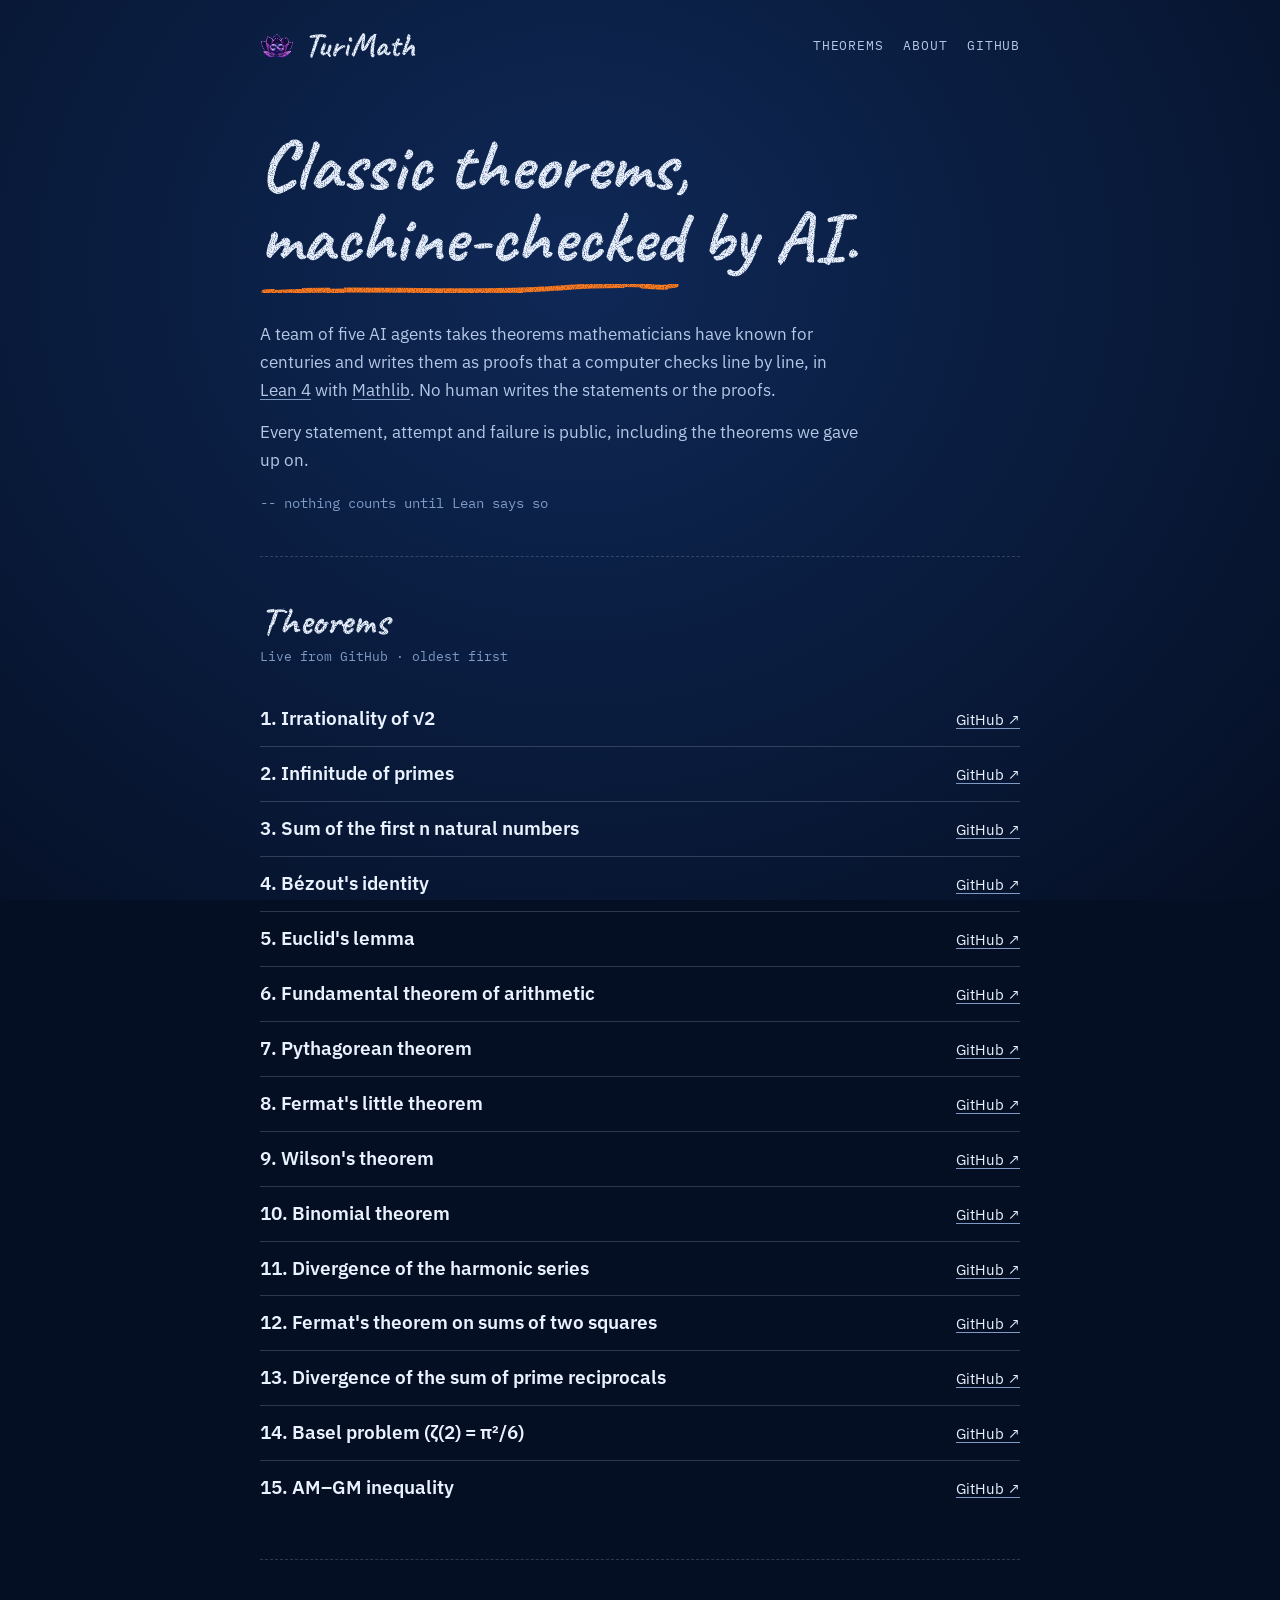
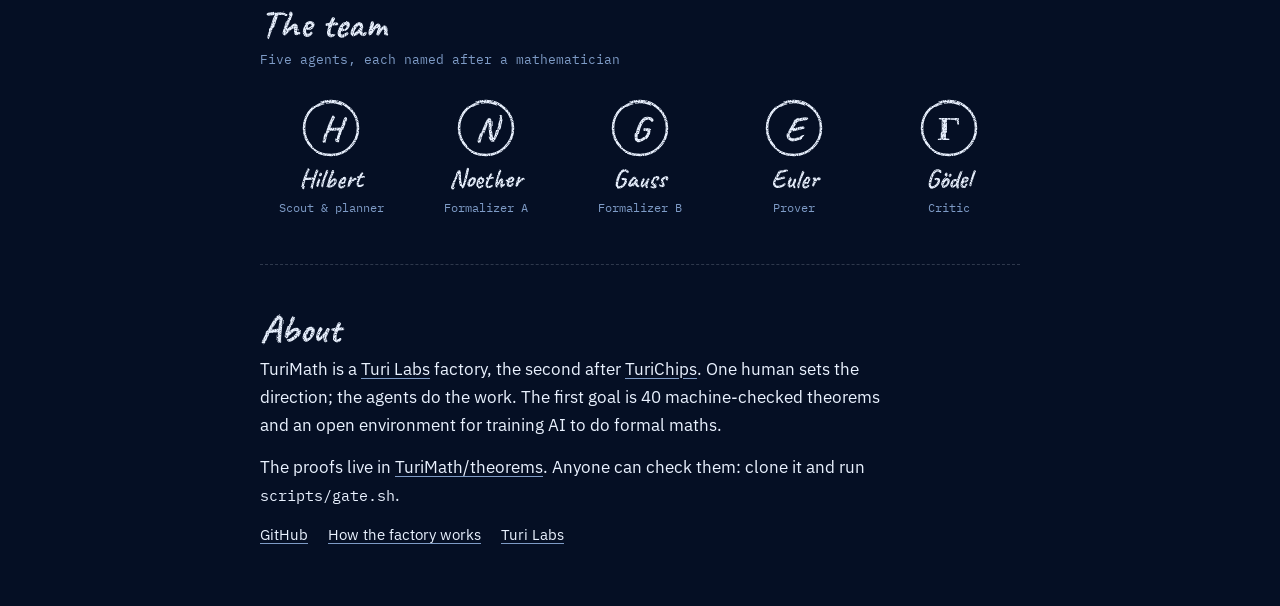
<file: index.html>
<!doctype html>
<html lang="en">
<head>
<meta charset="utf-8">
<meta name="viewport" content="width=device-width, initial-scale=1">
<title>TuriMath: classic theorems, machine-checked by AI</title>
<meta name="description" content="A team of AI agents turns classic theorems into Lean 4 proofs. Nothing counts until Lean says so.">
<meta property="og:type" content="website">
<meta property="og:title" content="TuriMath: classic theorems, machine-checked by AI">
<meta property="og:description" content="A team of AI agents turns classic theorems into Lean 4 proofs. Nothing counts until Lean says so.">
<meta property="og:url" content="https://turimath.github.io/">
<meta property="og:image" content="https://turimath.github.io/img/og.png">
<meta property="og:image:width" content="1200">
<meta property="og:image:height" content="630">
<meta name="twitter:card" content="summary_large_image">
<meta name="theme-color" content="#050F24">
<meta name="color-scheme" content="dark">
<link rel="icon" href="img/favicon.png" type="image/png">
<link rel="preconnect" href="https://fonts.googleapis.com">
<link rel="preconnect" href="https://fonts.gstatic.com" crossorigin>
<link rel="stylesheet" href="https://fonts.googleapis.com/css2?family=Caveat:wght@600;700&family=IBM+Plex+Mono:wght@400;500;600&family=IBM+Plex+Sans:wght@400;500;600&display=swap">
<link rel="stylesheet" href="style.css">
</head>
<body>
<svg width="0" height="0" style="position:absolute" aria-hidden="true">
  <!-- chalk: a little wobble plus a dusty, broken edge (same filter as the org banner) -->
  <filter id="chalk" x="-5%" y="-10%" width="110%" height="120%">
    <feTurbulence type="fractalNoise" baseFrequency="0.03" numOctaves="2" seed="3" result="n1"/>
    <feDisplacementMap in="SourceGraphic" in2="n1" scale="2.5" xChannelSelector="R" yChannelSelector="G" result="d"/>
    <feTurbulence type="fractalNoise" baseFrequency="0.9" numOctaves="1" seed="13" result="n2"/>
    <feColorMatrix in="n2" type="matrix" values="0 0 0 0 1  0 0 0 0 1  0 0 0 0 1  -2.2 0 0 0 2.05" result="m"/>
    <feComposite in="d" in2="m" operator="in"/>
  </filter>
</svg>
<div class="col">
  <header class="top">
    <a class="name chalk" href="./"><img src="img/lotus.png" alt="">TuriMath</a>
    <nav aria-label="Sections"><a href="#theorems">Theorems</a><a href="#about">About</a><a href="https://github.com/TuriMath">GitHub</a></nav>
  </header>

  <main>
    <div class="intro">
      <h1 class="chalk">Classic theorems, machine-checked by AI.</h1>
      <svg class="underline" viewBox="0 0 420 18" preserveAspectRatio="none" aria-hidden="true"><path class="chalk" d="M4 12 C 90 6 200 15 300 8 S 390 11 416 6" stroke="#FF7A1A" stroke-width="5" fill="none" stroke-linecap="round"/></svg>
      <p>A team of five AI agents takes theorems mathematicians have known for centuries and writes them as proofs that a computer checks line by line, in <a href="https://lean-lang.org">Lean 4</a> with <a href="https://github.com/leanprover-community/mathlib4">Mathlib</a>. No human writes the statements or the proofs.</p>
      <p>Every statement, attempt and failure is public, including the theorems we gave up on.</p>
      <p class="motto">-- nothing counts until Lean says so</p>
    </div>

    <section id="theorems">
      <h2 class="chalk">Theorems</h2>
      <p class="sub">Live from GitHub · oldest first</p>
      <div id="thm-list"><p class="empty">Loading from GitHub…</p></div>
      <noscript><p class="empty">The list needs JavaScript. Every theorem is an issue in <a href="https://github.com/TuriMath/theorems/issues?q=label%3Atheorem">TuriMath/theorems</a>.</p></noscript>
    </section>

    <section id="team">
      <h2 class="chalk">The team</h2>
      <p class="sub">Five agents, each named after a mathematician</p>
      <div class="team" id="team-list"></div>
    </section>

    <section id="about" class="about">
      <h2 class="chalk">About</h2>
      <p>TuriMath is a <a href="https://turilabs.in">Turi Labs</a> factory, the second after <a href="https://turichips.github.io">TuriChips</a>. One human sets the direction; the agents do the work. The first goal is 40 machine-checked theorems and an open environment for training AI to do formal maths.</p>
      <p>The proofs live in <a href="https://github.com/TuriMath/theorems">TuriMath/theorems</a>. Anyone can check them: clone it and run <code>scripts/gate.sh</code>.</p>
      <p class="contact"><a href="https://github.com/TuriMath">GitHub</a><a href="https://github.com/TuriMath/mathlab">How the factory works</a><a href="https://turilabs.in">Turi Labs</a></p>
    </section>
  </main>

</div>
<script src="data.js"></script>
<script src="site.js"></script>
</body>
</html>
</file>
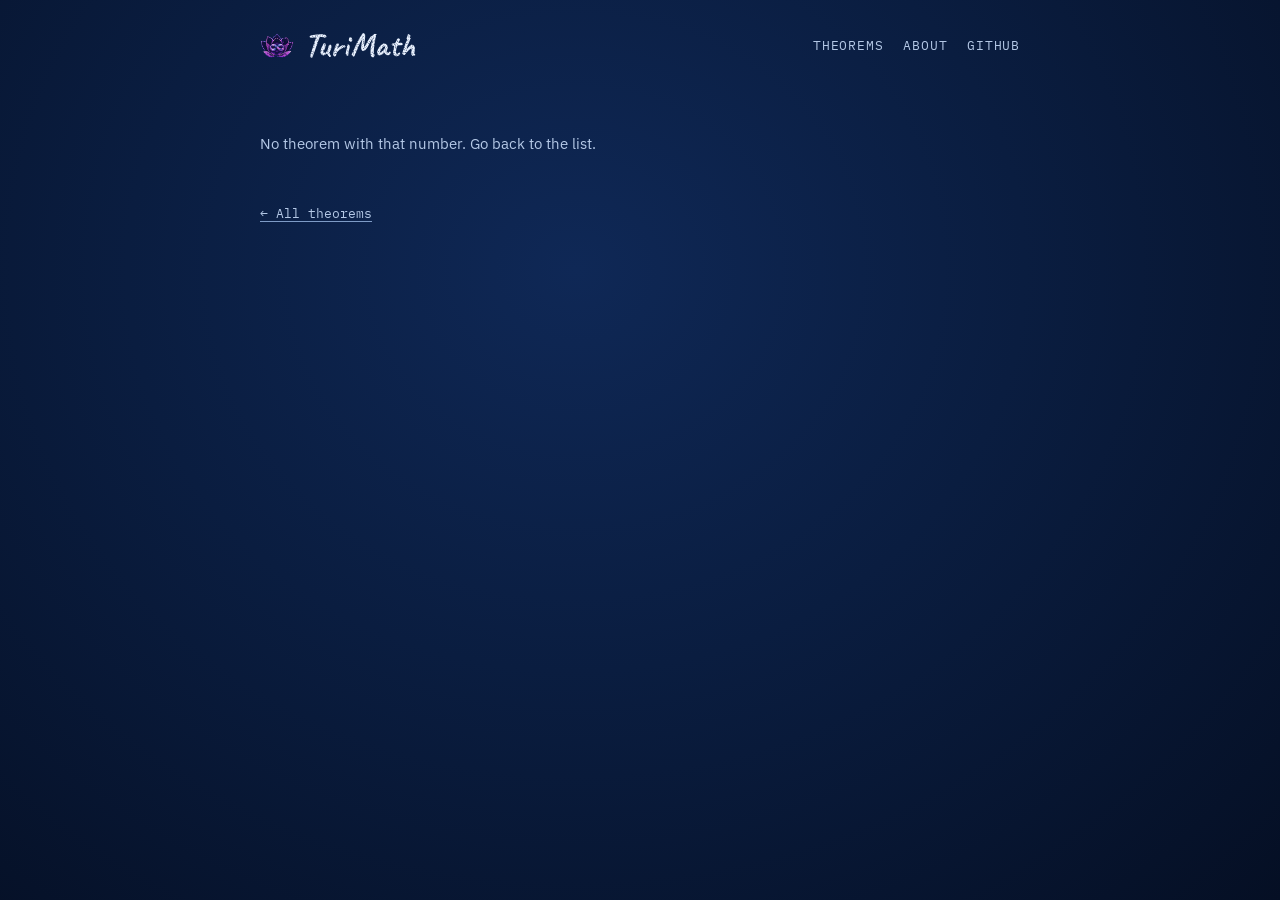
<file: theorem.html>
<!doctype html>
<html lang="en">
<head>
<meta charset="utf-8">
<meta name="viewport" content="width=device-width, initial-scale=1">
<title>Theorem · TuriMath</title>
<meta property="og:type" content="website">
<meta property="og:title" content="Theorems · TuriMath">
<meta property="og:image" content="https://turimath.github.io/img/og.png">
<meta name="twitter:card" content="summary_large_image">
<meta name="theme-color" content="#050F24">
<meta name="color-scheme" content="dark">
<link rel="icon" href="img/favicon.png" type="image/png">
<link rel="preconnect" href="https://fonts.googleapis.com">
<link rel="preconnect" href="https://fonts.gstatic.com" crossorigin>
<link rel="stylesheet" href="https://fonts.googleapis.com/css2?family=Caveat:wght@600;700&family=IBM+Plex+Mono:wght@400;500;600&family=IBM+Plex+Sans:wght@400;500;600&display=swap">
<link rel="stylesheet" href="style.css">
</head>
<body>
<svg width="0" height="0" style="position:absolute" aria-hidden="true">
  <filter id="chalk" x="-5%" y="-10%" width="110%" height="120%">
    <feTurbulence type="fractalNoise" baseFrequency="0.03" numOctaves="2" seed="3" result="n1"/>
    <feDisplacementMap in="SourceGraphic" in2="n1" scale="2.5" xChannelSelector="R" yChannelSelector="G" result="d"/>
    <feTurbulence type="fractalNoise" baseFrequency="0.9" numOctaves="1" seed="13" result="n2"/>
    <feColorMatrix in="n2" type="matrix" values="0 0 0 0 1  0 0 0 0 1  0 0 0 0 1  -2.2 0 0 0 2.05" result="m"/>
    <feComposite in="d" in2="m" operator="in"/>
  </filter>
</svg>
<div class="col">
  <header class="top">
    <a class="name chalk" href="./"><img src="img/lotus.png" alt="">TuriMath</a>
    <nav aria-label="Sections"><a href="./#theorems">Theorems</a><a href="./#about">About</a><a href="https://github.com/TuriMath">GitHub</a></nav>
  </header>
  <main>
    <div id="head" class="thm-head"><p class="empty">Loading from GitHub…</p></div>
    <div id="doc" class="doc"></div>
  </main>
  <footer>
    <p class="back"><a href="./#theorems">&larr; All theorems</a></p>
  </footer>
</div>
<script src="data.js"></script>
<script src="theorem.js"></script>
</body>
</html>
</file>
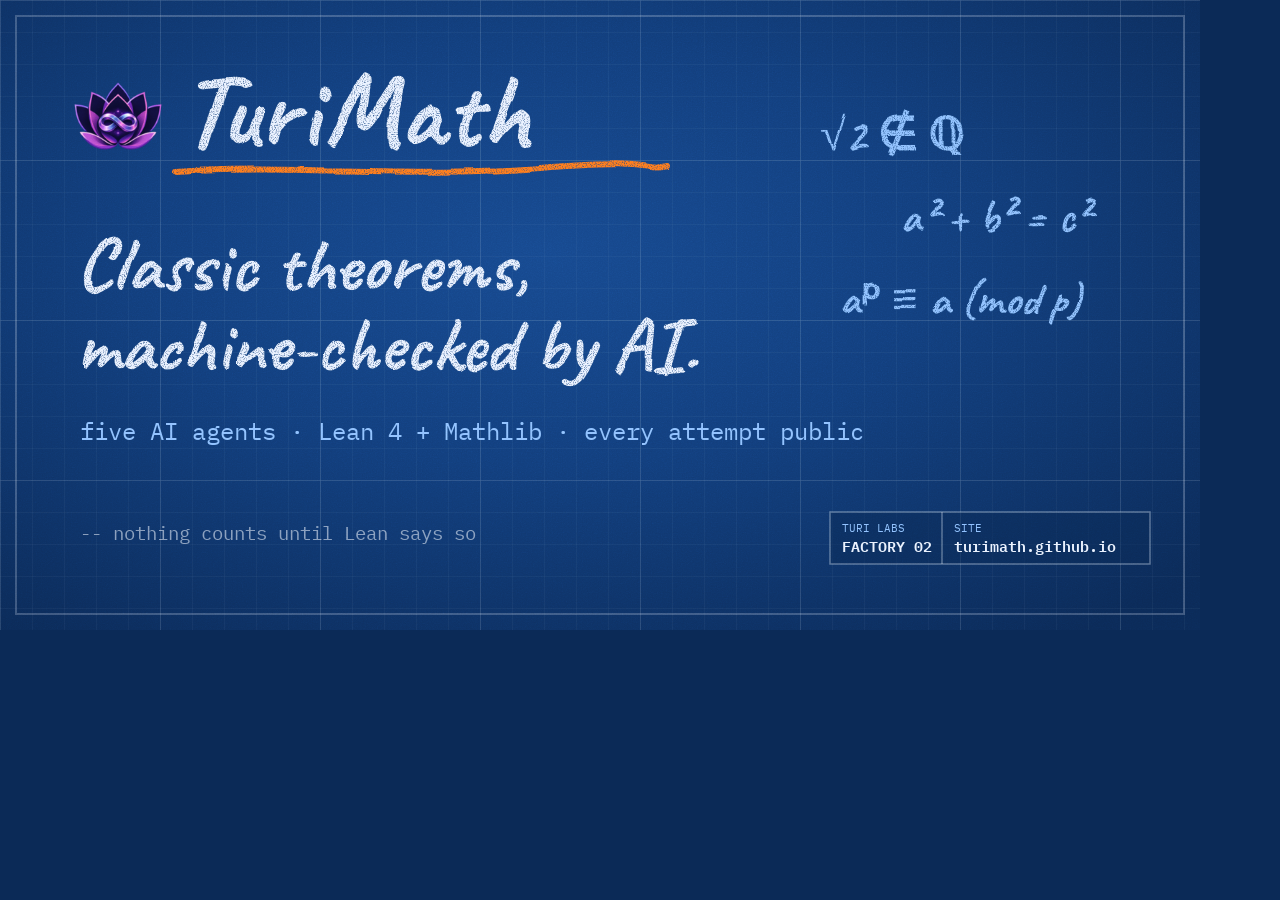
<file: tools/og.html>
<!doctype html><meta charset="utf-8">
<!-- The link preview (img/og.png). Render: tools/make_og.sh -->
<link rel="stylesheet" href="https://fonts.googleapis.com/css2?family=Caveat:wght@600;700&family=IBM+Plex+Mono:wght@400;600&display=block">
<style>html,body{margin:0;background:#0B2A57}.hand{font-family:Caveat,cursive}.mono{font-family:'IBM Plex Mono',monospace}</style>
<svg xmlns="http://www.w3.org/2000/svg" width="1200" height="630" viewBox="0 0 1200 630" style="display:block">
<defs>
 <radialGradient id="bg" cx="45%" cy="40%" r="75%"><stop offset="0" stop-color="#17498F"/><stop offset=".45" stop-color="#123E7C"/><stop offset="1" stop-color="#0B2A57"/></radialGradient>
 <pattern id="gMinor" width="32" height="32" patternUnits="userSpaceOnUse"><path d="M 32 0 L 0 0 0 32" fill="none" stroke="#EAF2FF" stroke-width="1" opacity=".07"/></pattern>
 <pattern id="gMajor" width="160" height="160" patternUnits="userSpaceOnUse"><path d="M 160 0 L 0 0 0 160" fill="none" stroke="#EAF2FF" stroke-width="1.5" opacity=".13"/></pattern>
 <filter id="chalk" x="-5%" y="-5%" width="110%" height="110%">
  <feTurbulence type="fractalNoise" baseFrequency="0.022" numOctaves="2" seed="3" result="n1"/>
  <feDisplacementMap in="SourceGraphic" in2="n1" scale="5" xChannelSelector="R" yChannelSelector="G" result="d"/>
  <feTurbulence type="fractalNoise" baseFrequency="0.9" numOctaves="1" seed="13" result="n2"/>
  <feColorMatrix in="n2" type="matrix" values="0 0 0 0 1  0 0 0 0 1  0 0 0 0 1  -2.4 0 0 0 2.15" result="m"/>
  <feComposite in="d" in2="m" operator="in"/>
 </filter>
 <filter id="grain"><feTurbulence type="fractalNoise" baseFrequency="0.8" numOctaves="3" stitchTiles="stitch"/><feColorMatrix type="saturate" values="0"/></filter>
</defs>
<rect width="1200" height="630" fill="url(#bg)"/><rect width="1200" height="630" fill="url(#gMinor)"/><rect width="1200" height="630" fill="url(#gMajor)"/>
<rect x="16" y="16" width="1168" height="598" fill="none" stroke="#EAF2FF" stroke-opacity=".22" stroke-width="2"/>
<image href="../img/lotus.png" x="72" y="70" width="92" height="92"/>
<g filter="url(#chalk)">
 <text x="180" y="146" class="hand" font-size="108" font-weight="700" fill="#EAF2FF">TuriMath</text>
 <path d="M 176 172 C 280 164 420 178 540 168 S 640 172 668 166" stroke="#FF7A1A" stroke-width="6" fill="none" stroke-linecap="round"/>
 <text x="76" y="290" class="hand" font-size="76" font-weight="700" fill="#EAF2FF">Classic theorems,</text>
 <text x="76" y="370" class="hand" font-size="76" font-weight="700" fill="#EAF2FF">machine-checked by AI.</text>
 <text x="820" y="150" class="hand" font-size="46" font-weight="700" fill="#8FC1FF">√2 ∉ ℚ</text>
 <text x="900" y="232" class="hand" font-size="46" font-weight="700" fill="#8FC1FF">a² + b² = c²</text>
 <text x="840" y="314" class="hand" font-size="46" font-weight="700" fill="#8FC1FF">aᵖ ≡ a (mod p)</text>
</g>
<text x="80" y="440" class="mono" font-size="24" fill="#8FC1FF">five AI agents · Lean 4 + Mathlib · every attempt public</text>
<text x="80" y="540" class="mono" font-size="19" fill="#EAF2FF" opacity=".55">-- nothing counts until Lean says so</text>
<g transform="translate(830 512)" class="mono">
 <rect width="320" height="52" fill="#0B2A57" fill-opacity=".5" stroke="#EAF2FF" stroke-opacity=".35" stroke-width="1.5"/>
 <line x1="112" x2="112" y1="0" y2="52" stroke="#EAF2FF" stroke-opacity=".35" stroke-width="1.5"/>
 <text x="12" y="20" font-size="11" fill="#8FC1FF">TURI LABS</text><text x="12" y="40" font-size="15" font-weight="600" fill="#EAF2FF">FACTORY 02</text>
 <text x="124" y="20" font-size="11" fill="#8FC1FF">SITE</text><text x="124" y="40" font-size="15" font-weight="600" fill="#EAF2FF">turimath.github.io</text>
</g>
<rect width="1200" height="630" filter="url(#grain)" style="mix-blend-mode:overlay" opacity=".18"/>
</svg>
</file>
<file: style.css>
/* TuriMath: blueprint paper, chalk ink. Same palette as the org banner (TuriMath/.github brand/src). */
:root{
  color-scheme:dark;
  --paper-0:#050F24; --paper-1:#0A1D40; --paper-2:#0F2856;
  --chalk:#EAF2FF; --muted:#B4C8E6; --faint:#7E9BC6; --sky:#8FC1FF; --orange:#FF7A1A;
  --line:rgba(234,242,255,.18); --line-strong:rgba(234,242,255,.35); --panel:rgba(5,15,36,.55);
  --hand:"Caveat",cursive;
  --sans:"IBM Plex Sans",system-ui,-apple-system,"Segoe UI",sans-serif;
  --mono:"IBM Plex Mono",ui-monospace,Menlo,monospace;
}
*{box-sizing:border-box}
html{-webkit-text-size-adjust:100%;background:var(--paper-0)}
body{
  margin:0;color:var(--chalk);font:400 17px/1.65 var(--sans);padding-inline:16px;-webkit-font-smoothing:antialiased;min-height:100vh;
  background:radial-gradient(ellipse at 45% 30%,var(--paper-2) 0%,var(--paper-1) 45%,var(--paper-0) 100%) fixed;
}
a{color:inherit;text-decoration-color:var(--faint);text-underline-offset:3px;text-decoration-thickness:1px}
a:hover{color:var(--sky);text-decoration-color:currentColor}
a:focus-visible{outline:2px solid var(--orange);outline-offset:2px;border-radius:2px}
::selection{background:var(--orange);color:var(--paper-0)}
img{max-width:100%;height:auto}
.col{max-width:760px;margin-inline:auto;position:relative;z-index:1}
.hand{font-family:var(--hand);font-weight:700}
.chalk{filter:url(#chalk)}

header.top{display:flex;justify-content:space-between;align-items:center;gap:16px;padding-block:28px}
.name{display:flex;align-items:center;gap:10px;text-decoration:none;font:700 34px/1 var(--hand)}
.name img{width:34px;height:34px}
nav{display:flex;gap:20px;font:400 13px/1 var(--mono);color:var(--muted);text-transform:uppercase;letter-spacing:.06em}
nav a{text-decoration:none}

.intro{padding-block:40px 28px}
.intro h1{font:700 clamp(46px,8.5vw,72px)/1 var(--hand);margin:0;letter-spacing:.005em;text-wrap:balance}
.underline{display:block;width:min(420px,80%);height:18px;margin:6px 0 22px}
.intro p{margin:0 0 14px;color:var(--muted);max-width:60ch}
.intro .motto{font:400 14px/1.4 var(--mono);color:var(--faint);margin-top:20px}


section{padding-block:44px;border-top:1.5px dashed var(--line)}
h2{font:700 40px/1 var(--hand);margin:0 0 6px}
h2+.sub{font:400 13px/1.5 var(--mono);color:var(--faint);margin:0 0 26px}

/* theorem list */
.thm{display:flex;justify-content:space-between;align-items:baseline;gap:16px;padding:14px 0;border-top:1px solid var(--line)}
.thm>a{font-size:14.5px;white-space:nowrap}
.thm:first-child{border-top:0}
.thm h3{margin:0;font:600 19px/1.35 var(--sans)}
.badge{font:500 11.5px/1 var(--mono);letter-spacing:.05em;text-transform:uppercase;padding:6px 8px;border:1.5px solid var(--line-strong);white-space:nowrap;color:var(--sky)}
.badge.verified{color:var(--paper-0);background:var(--orange);border-color:var(--orange)}
.badge.parked{color:var(--muted);border-style:dashed}
.empty,.note{font-size:14.5px;color:var(--muted);margin:14px 0 0}

/* team */
.team{display:grid;grid-template-columns:repeat(5,1fr);gap:12px}
.agent{text-align:center}
.agent svg{width:64px;height:64px;display:block;margin:0 auto 6px}
.agent b{display:block;font:700 26px/1 var(--hand)}
.agent span{font:400 12px/1.4 var(--mono);color:var(--faint)}

.about p{margin:0 0 14px;max-width:62ch}
.contact{display:flex;flex-wrap:wrap;gap:6px 20px;font-size:15px;margin:18px 0 0}

footer{padding-block:28px 48px}

/* theorem page */
.thm-head{padding-block:28px 8px}
.thm-head .meta{font:400 13px/1.5 var(--mono);color:var(--faint);margin:0 0 10px;display:flex;flex-wrap:wrap;gap:8px 14px;align-items:center}
.thm-head h1{font:700 clamp(40px,7vw,60px)/1.05 var(--hand);margin:0}
blockquote.source{margin:24px 0 6px;padding:18px 22px;border:1.5px solid var(--line-strong);background:var(--panel);font:700 clamp(26px,4.5vw,34px)/1.2 var(--hand)}
.ref{font-size:14px;color:var(--muted);margin:0}
.track{display:grid;grid-template-columns:repeat(4,1fr);margin:30px 0 4px;border:1.5px solid var(--line-strong)}
.track div{padding:10px 12px;border-left:1.5px solid var(--line-strong);font:400 12px/1.35 var(--mono);color:var(--faint)}
.track div:first-child{border-left:0}
.track b{display:block;font:700 22px/1.1 var(--hand);color:var(--muted)}
.track .done{background:rgba(143,193,255,.10)} .track .done b{color:var(--chalk)}
.track .now{background:rgba(255,122,26,.16)} .track .now b{color:var(--orange)}
.doc h3{font:700 30px/1 var(--hand);margin:34px 0 10px}
.doc p{margin:0 0 1em}
pre{font:400 13.5px/1.6 var(--mono);background:rgba(7,28,60,.75);border:1.5px solid var(--line-strong);padding:16px 18px;overflow-x:auto;margin:0 0 10px;color:var(--chalk)}
code{font-family:var(--mono);font-size:.88em}
.doc .md ul{padding-left:20px;margin:0 0 1em} .doc .md li{margin:.3em 0;color:var(--muted)}
.doc .md code{background:rgba(7,28,60,.6);border:1px solid var(--line);padding:.05em .35em}
details summary{cursor:pointer;font:400 13px/1.4 var(--mono);color:var(--sky);margin:6px 0 10px}
.back{font:400 13px/1.4 var(--mono);color:var(--muted)}

@media (max-width:640px){
  header.top{flex-direction:column;align-items:flex-start;gap:14px;padding-block:22px}
  .team{grid-template-columns:repeat(3,1fr);row-gap:20px}
  .track{grid-template-columns:repeat(2,1fr)}
  .track div:nth-child(3){border-left:0}
  .track div:nth-child(n+3){border-top:1.5px solid var(--line-strong)}
}
@media (prefers-reduced-motion:no-preference){ .underline path{stroke-dasharray:600;stroke-dashoffset:600;animation:draw 1.4s .2s ease-out forwards} }
@keyframes draw{to{stroke-dashoffset:0}}
</file>
